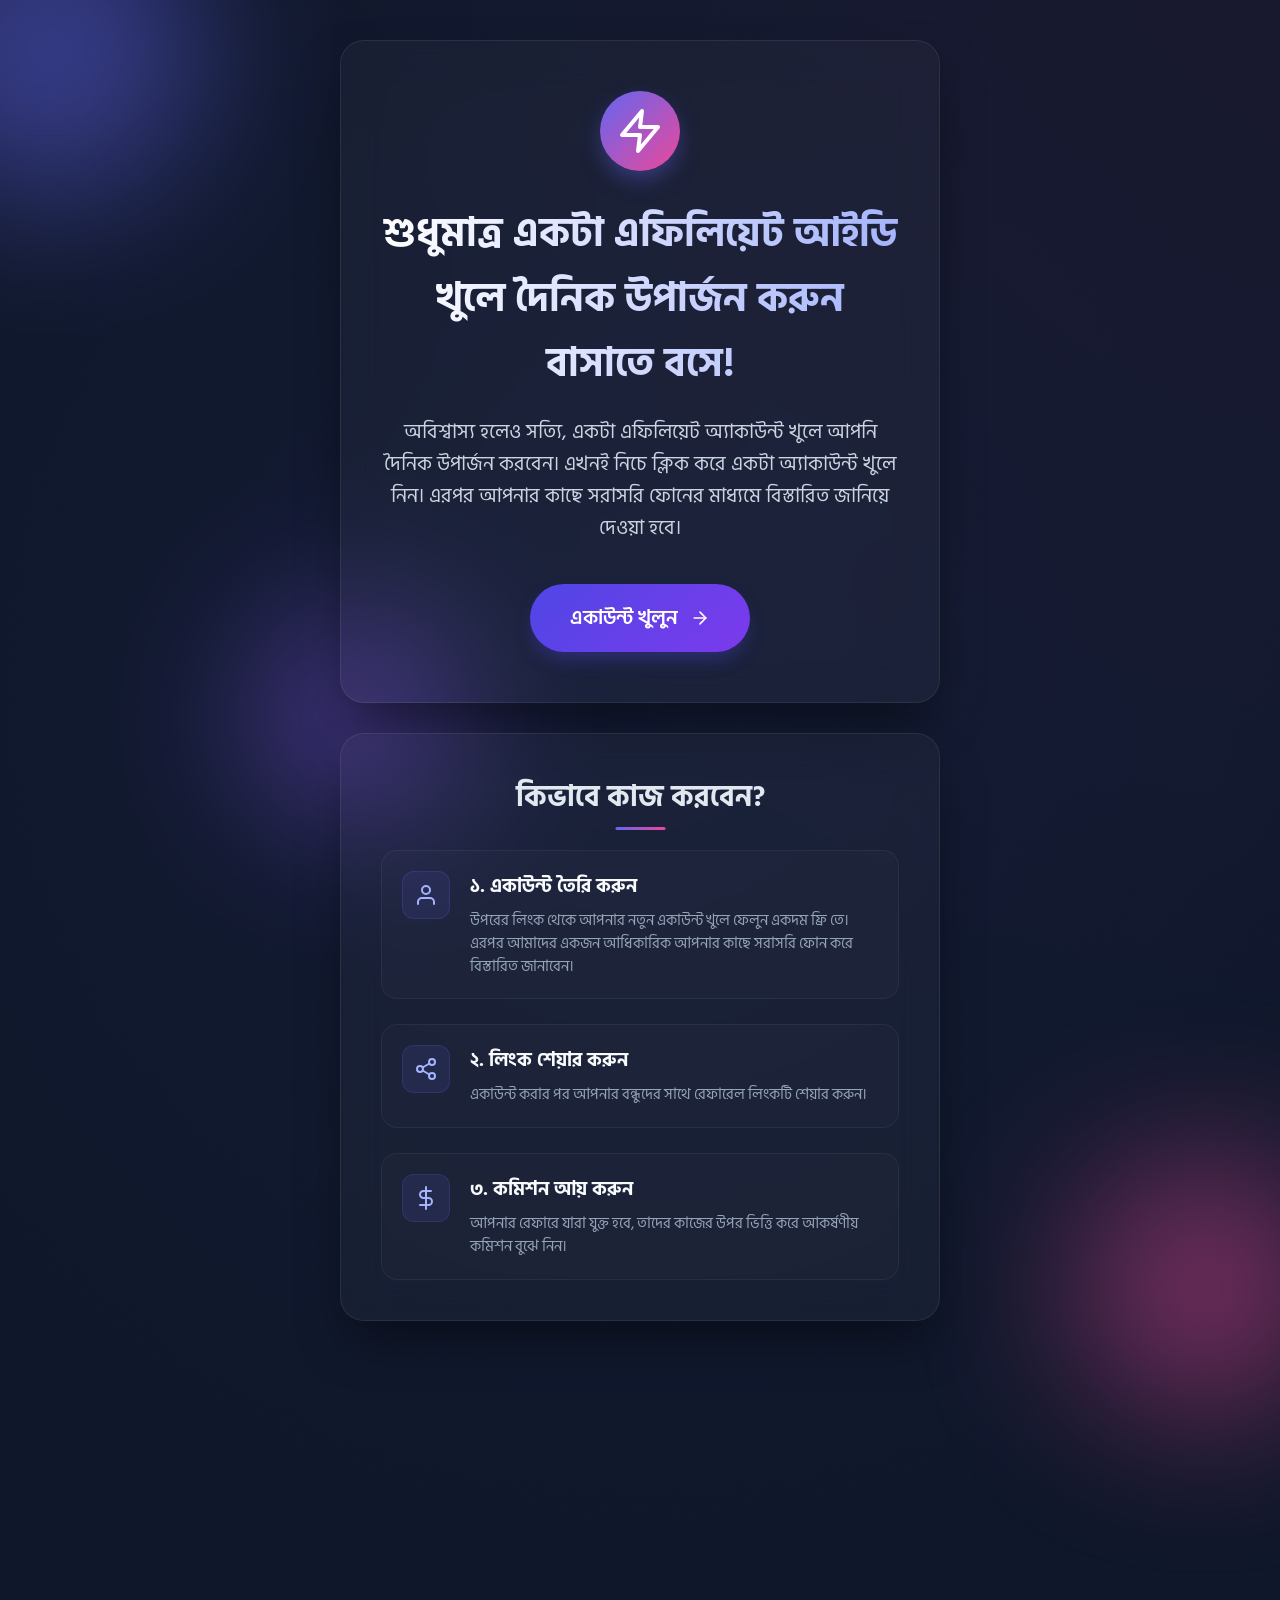
<file: mbj/index.html>
<!DOCTYPE html>
<html lang="bn">
<head>
    <meta charset="UTF-8">
    <meta name="viewport" content="width=device-width, initial-scale=1.0">
    <title>এখনই আবেদন করুন</title>
    <meta name="description" content="এখনি নিচের লিংক থেকে একাউন্ট রেজিস্টার করুন আর উপার্জন শুরু করুন মেম্বার দের এড করে">
    <link href="https://fonts.googleapis.com/css2?family=Hind+Siliguri:wght@400;600;700&display=swap" rel="stylesheet">
    <link rel="stylesheet" href="style.css">
</head>
<body>
    <!-- Animated background elements -->
    <div class="background-animation"></div>
    <div class="blob blob-1"></div>
    <div class="blob blob-2"></div>
    <div class="blob blob-3"></div>

    <div class="container">
        <!-- Main Hero Card -->
        <div class="glass-card hero-card">
            <div class="icon-container">
                <svg xmlns="http://www.w3.org/2000/svg" width="48" height="48" viewBox="0 0 24 24" fill="none" stroke="currentColor" stroke-width="2" stroke-linecap="round" stroke-linejoin="round" class="feather feather-zap"><polygon points="13 2 3 14 12 14 11 22 21 10 12 10 13 2"></polygon></svg>
            </div>
            <h1>শুধুমাত্র একটা এফিলিয়েট আইডি খুলে দৈনিক উপার্জন করুন বাসাতে বসে!</h1>
            <p class="description">অবিশ্বাস্য হলেও সত্যি, একটা এফিলিয়েট অ্যাকাউন্ট খুলে আপনি দৈনিক উপার্জন করবেন। এখনই নিচে ক্লিক করে একটা অ্যাকাউন্ট খুলে নিন। এরপর আপনার কাছে সরাসরি ফোনের মাধ্যমে বিস্তারিত জানিয়ে দেওয়া হবে।</p>
            <a href="https://aff.mamubaji.co/bn-bd/register?aff=a6bbd0b226" target="_blank" class="register-btn pulse-anim">
                <span>একাউন্ট খুলুন</span>
                <svg xmlns="http://www.w3.org/2000/svg" width="20" height="20" viewBox="0 0 24 24" fill="none" stroke="currentColor" stroke-width="2" stroke-linecap="round" stroke-linejoin="round" class="feather feather-arrow-right"><line x1="5" y1="12" x2="19" y2="12"></line><polyline points="12 5 19 12 12 19"></polyline></svg>
            </a>
        </div>

        <!-- Description Section -->
        <div class="glass-card details-card">
            <h2>কিভাবে কাজ করবেন?</h2>
            <div class="steps-container">
                <div class="step-item step-1">
                    <div class="step-icon">
                        <svg xmlns="http://www.w3.org/2000/svg" width="24" height="24" viewBox="0 0 24 24" fill="none" stroke="currentColor" stroke-width="2" stroke-linecap="round" stroke-linejoin="round"><path d="M20 21v-2a4 4 0 0 0-4-4H8a4 4 0 0 0-4 4v2"></path><circle cx="12" cy="7" r="4"></circle></svg>
                    </div>
                    <div class="step-content">
                        <h3>১. একাউন্ট তৈরি করুন</h3>
                        <p>উপরের লিংক থেকে আপনার নতুন একাউন্ট খুলে ফেলুন একদম ফ্রি তে। এরপর আমাদের একজন আধিকারিক আপনার কাছে সরাসরি ফোন করে বিস্তারিত জানাবেন।</p>
                    </div>
                </div>
                
                <div class="step-item step-2">
                    <div class="step-icon">
                        <svg xmlns="http://www.w3.org/2000/svg" width="24" height="24" viewBox="0 0 24 24" fill="none" stroke="currentColor" stroke-width="2" stroke-linecap="round" stroke-linejoin="round"><circle cx="18" cy="5" r="3"></circle><circle cx="6" cy="12" r="3"></circle><circle cx="18" cy="19" r="3"></circle><line x1="8.59" y1="13.51" x2="15.42" y2="17.49"></line><line x1="15.41" y1="6.51" x2="8.59" y2="10.49"></line></svg>
                    </div>
                    <div class="step-content">
                        <h3>২. লিংক শেয়ার করুন</h3>
                        <p>একাউন্ট করার পর আপনার বন্ধুদের সাথে রেফারেল লিংকটি শেয়ার করুন।</p>
                    </div>
                </div>

                <div class="step-item step-3">
                    <div class="step-icon">
                        <svg xmlns="http://www.w3.org/2000/svg" width="24" height="24" viewBox="0 0 24 24" fill="none" stroke="currentColor" stroke-width="2" stroke-linecap="round" stroke-linejoin="round"><line x1="12" y1="1" x2="12" y2="23"></line><path d="M17 5H9.5a3.5 3.5 0 0 0 0 7h5a3.5 3.5 0 0 1 0 7H6"></path></svg>
                    </div>
                    <div class="step-content">
                        <h3>৩. কমিশন আয় করুন</h3>
                        <p>আপনার রেফারে যারা যুক্ত হবে, তাদের কাজের উপর ভিত্তি করে আকর্ষণীয় কমিশন বুঝে নিন।</p>
                    </div>
                </div>
            </div>
        </div>
    </div>
    
    <script src="script.js"></script>
</body>
</html>
</file>
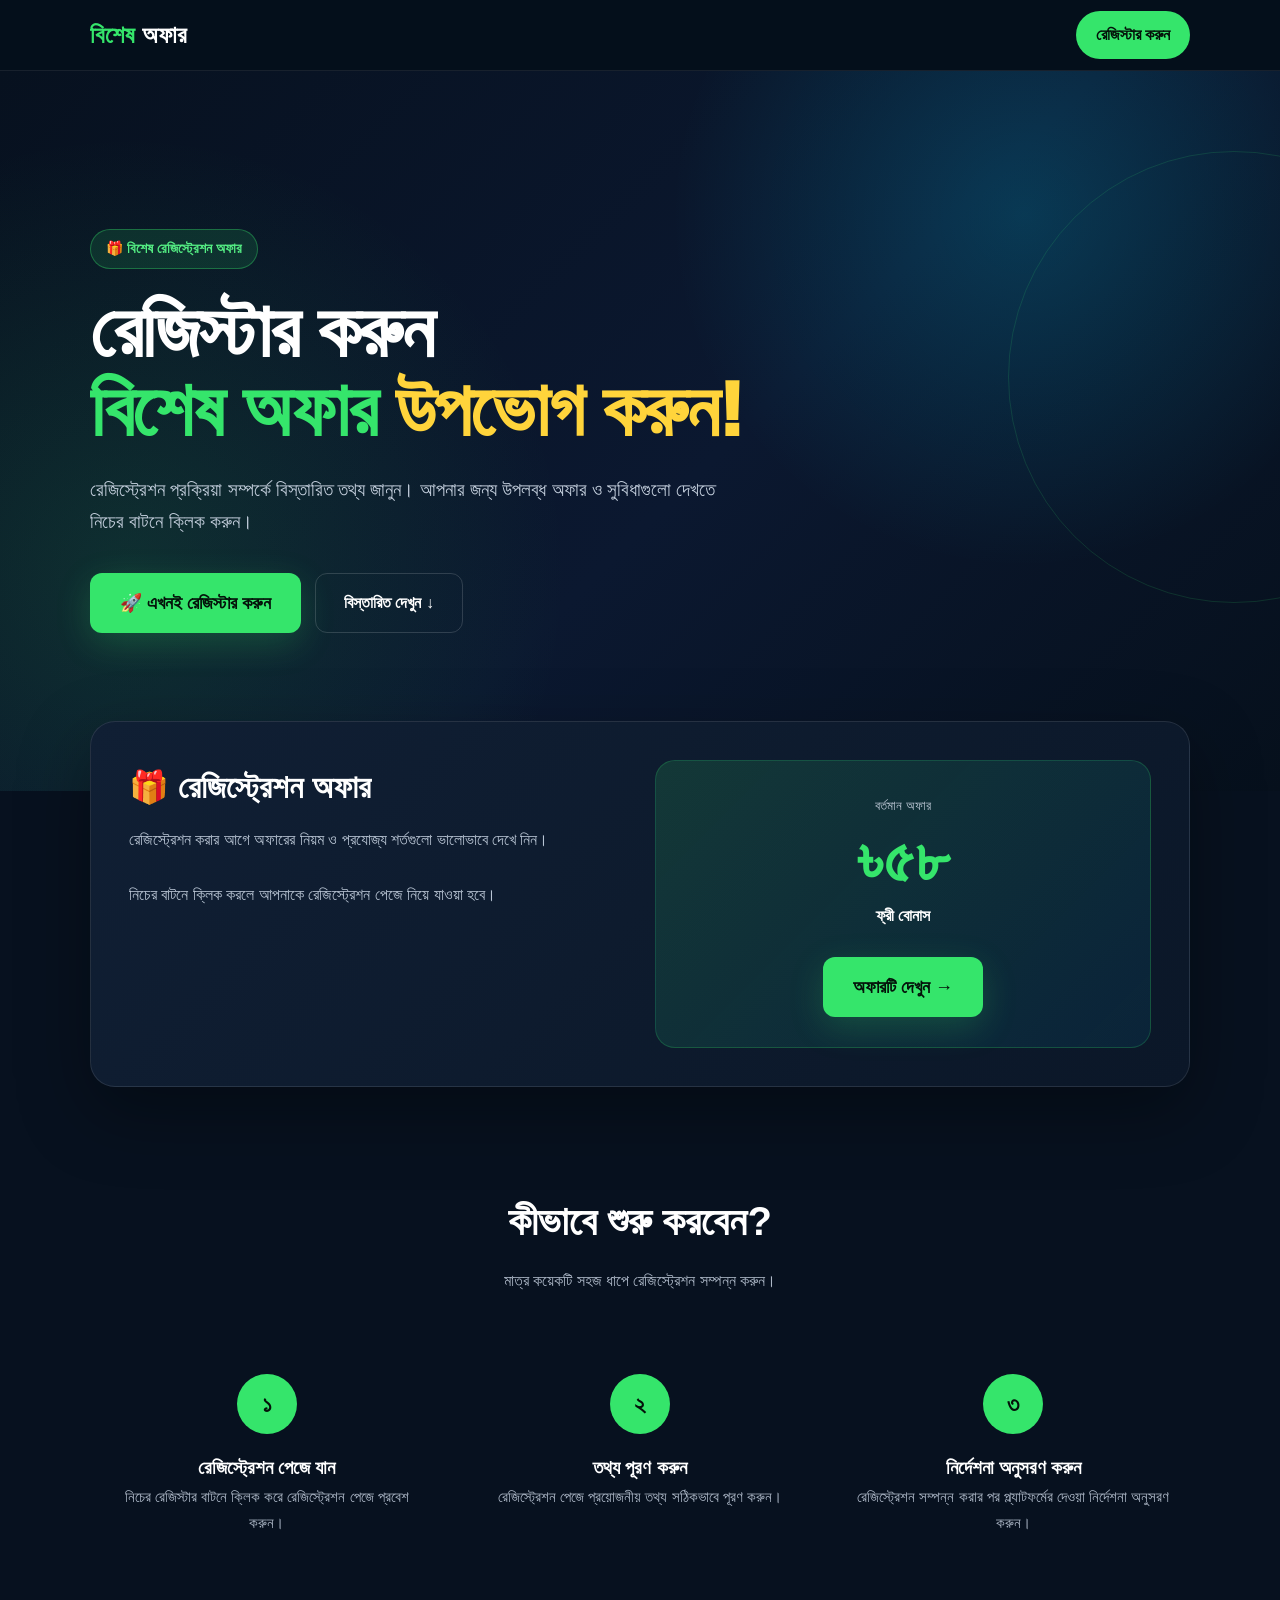
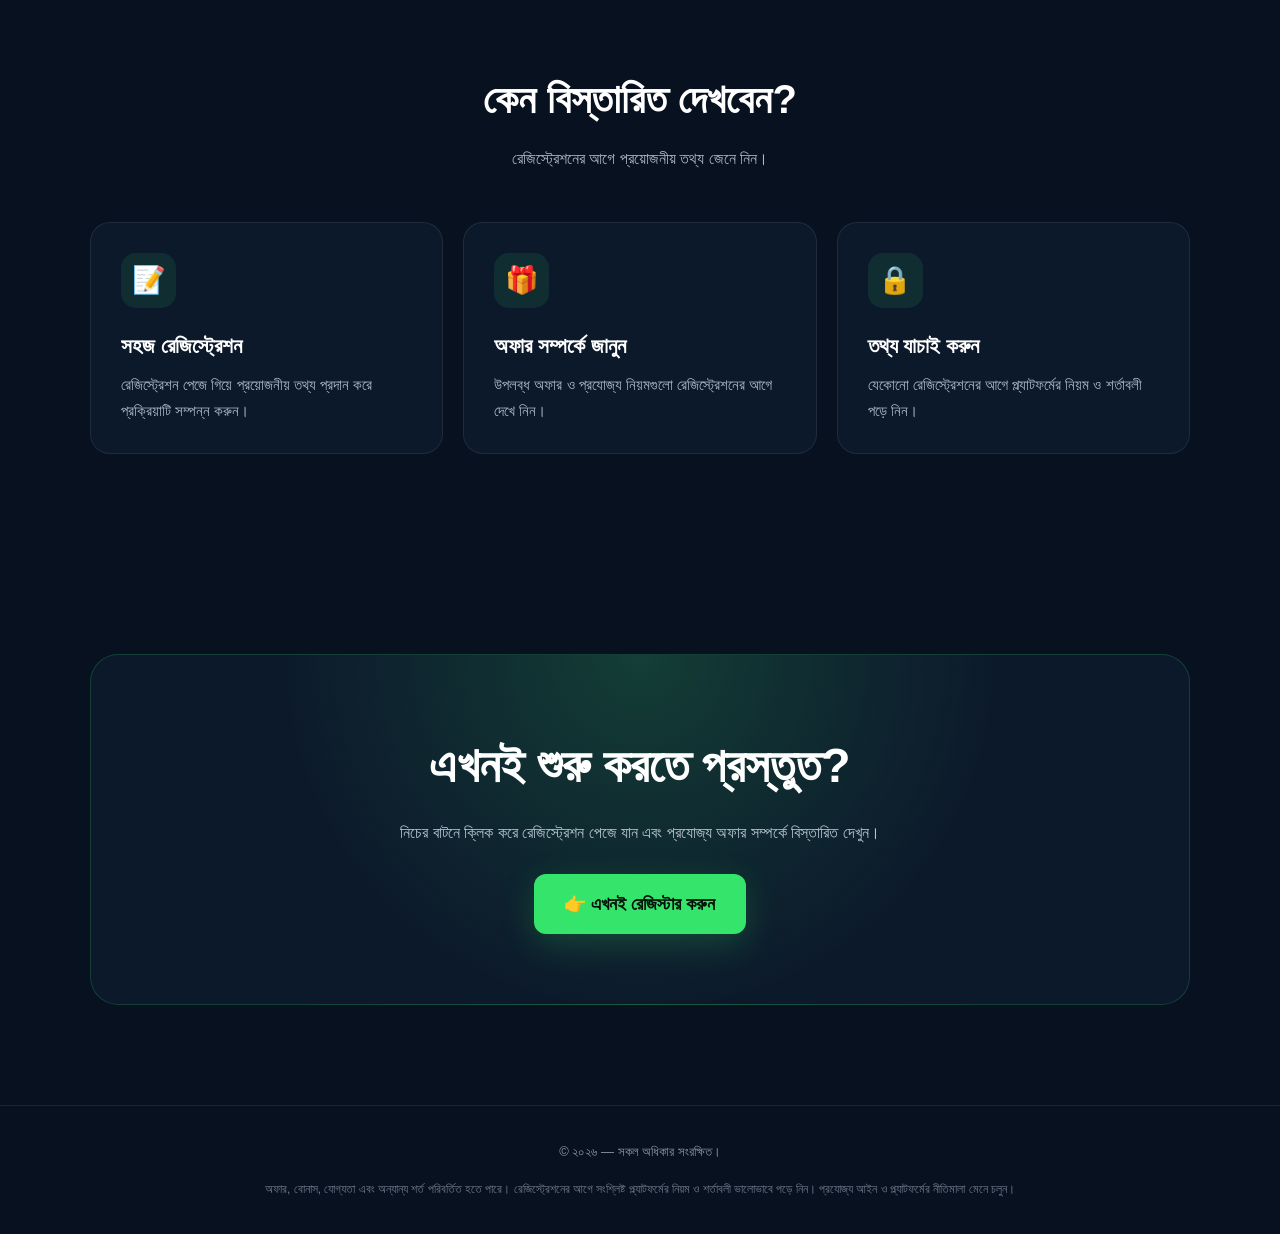
<file: mbjaff/index.html>
<!DOCTYPE html>
<html lang="bn">
<head>
<meta charset="UTF-8">
<meta name="viewport" content="width=device-width, initial-scale=1.0">
<title>বিশেষ অফার | এখনই রেজিস্টার করুন</title>
<meta name="description" content="রেজিস্ট্রেশন সম্পর্কে বিস্তারিত তথ্য জানুন এবং রেজিস্ট্রেশন পেজে যান।">
<style>
*{margin:0;padding:0;box-sizing:border-box}
html{scroll-behavior:smooth}
body{font-family:"Noto Sans Bengali","Noto Sans",Arial,sans-serif;background:#07111f;color:#fff;line-height:1.7}
a{text-decoration:none;color:inherit}
.container{width:min(1100px,92%);margin:auto}
header{position:sticky;top:0;z-index:1000;background:rgba(5,15,28,.94);backdrop-filter:blur(12px);border-bottom:1px solid rgba(255,255,255,.08)}
.nav{min-height:70px;display:flex;align-items:center;justify-content:space-between;gap:20px}
.logo{font-size:24px;font-weight:900}.logo span{color:#35e56b}
.nav-btn{background:#35e56b;color:#04120a;padding:10px 20px;border-radius:30px;font-weight:800;transition:.25s}
.nav-btn:hover{transform:translateY(-2px);box-shadow:0 8px 25px rgba(53,229,107,.25)}
.hero{min-height:720px;display:flex;align-items:center;position:relative;overflow:hidden;background:radial-gradient(circle at 80% 20%,rgba(0,210,255,.18),transparent 30%),radial-gradient(circle at 10% 70%,rgba(53,229,107,.13),transparent 35%),linear-gradient(135deg,#07111f,#0b1830 55%,#06101c)}
.hero::before{content:"";position:absolute;width:450px;height:450px;border:1px solid rgba(53,229,107,.15);border-radius:50%;right:-180px;top:80px}
.hero-content{position:relative;z-index:2;max-width:720px;padding:80px 0}
.badge{display:inline-block;background:rgba(53,229,107,.12);color:#54ed83;border:1px solid rgba(53,229,107,.35);padding:7px 15px;border-radius:30px;font-size:14px;font-weight:700;margin-bottom:22px}
.hero h1{font-size:clamp(42px,7vw,76px);line-height:1.05;font-weight:950;letter-spacing:-2px;margin-bottom:24px}
.hero h1 .green{color:#35e56b}.hero h1 .yellow{color:#ffd43b}
.hero p{color:#c4cfdd;font-size:19px;max-width:650px;margin-bottom:34px}
.hero-buttons{display:flex;flex-wrap:wrap;gap:14px}
.primary-btn{display:inline-flex;align-items:center;justify-content:center;gap:8px;background:#35e56b;color:#04120a;padding:15px 30px;border-radius:12px;font-weight:900;font-size:18px;box-shadow:0 10px 35px rgba(53,229,107,.2);transition:.25s}
.primary-btn:hover{transform:translateY(-3px);box-shadow:0 15px 40px rgba(53,229,107,.3)}
.secondary-btn{display:inline-flex;align-items:center;justify-content:center;padding:15px 28px;border-radius:12px;border:1px solid rgba(255,255,255,.15);color:#fff;font-weight:700;transition:.25s}
.secondary-btn:hover{background:rgba(255,255,255,.06)}
.offer-wrap{margin-top:-70px;position:relative;z-index:10}
.offer{background:linear-gradient(135deg,#101f34,#0b1728);border:1px solid rgba(255,255,255,.1);border-radius:25px;padding:38px;display:grid;grid-template-columns:1fr 1fr;gap:30px;box-shadow:0 25px 70px rgba(0,0,0,.35)}
.offer h2{font-size:32px;margin-bottom:12px}.offer p{color:#b9c5d4}
.highlight{border-radius:20px;padding:30px;background:linear-gradient(135deg,rgba(53,229,107,.14),rgba(0,180,255,.08));border:1px solid rgba(53,229,107,.2);text-align:center}
.highlight-number{font-size:64px;font-weight:950;color:#35e56b;line-height:1;margin:10px 0}.highlight small{color:#c2ccda}
.section{padding:100px 0}.section-title{text-align:center;max-width:700px;margin:0 auto 50px}
.section-title h2{font-size:40px;margin-bottom:12px}.section-title p{color:#aeb9c8}
.features{display:grid;grid-template-columns:repeat(3,1fr);gap:20px}
.feature{padding:30px;border-radius:20px;background:#0c192b;border:1px solid rgba(255,255,255,.08);transition:.25s}
.feature:hover{transform:translateY(-5px);border-color:rgba(53,229,107,.3)}
.feature-icon{width:55px;height:55px;display:grid;place-items:center;border-radius:15px;background:rgba(53,229,107,.1);font-size:27px;margin-bottom:20px}
.feature h3{font-size:21px;margin-bottom:8px}.feature p{color:#aeb9c8;font-size:15px}
.steps{display:grid;grid-template-columns:repeat(3,1fr);gap:20px}.step{text-align:center;padding:30px 20px}
.step-number{width:60px;height:60px;margin:0 auto 18px;display:grid;place-items:center;border-radius:50%;background:#35e56b;color:#04120a;font-size:23px;font-weight:900}
.step p{color:#aeb9c8;font-size:15px}
.cta{padding:70px 30px;text-align:center;border-radius:28px;background:radial-gradient(circle at 50% 0%,rgba(53,229,107,.18),transparent 55%),#0c192b;border:1px solid rgba(53,229,107,.18)}
.cta h2{font-size:clamp(30px,5vw,48px);margin-bottom:12px}.cta p{color:#b9c5d4;max-width:650px;margin:0 auto 28px}
footer{padding:35px 0;border-top:1px solid rgba(255,255,255,.08);color:#8995a5;text-align:center;font-size:13px}
.notice{max-width:800px;margin:15px auto 0;color:#6f7b8b;font-size:12px}
@media(max-width:800px){.hero{min-height:650px}.hero-content{padding:70px 0 110px}.hero h1{letter-spacing:-1px}.offer{grid-template-columns:1fr;padding:25px}.features,.steps{grid-template-columns:1fr}.section{padding:75px 0}.nav-btn{padding:8px 14px;font-size:14px}.logo{font-size:20px}}
@media(max-width:480px){.hero p{font-size:16px}.hero-buttons{flex-direction:column}.primary-btn,.secondary-btn{width:100%}.offer{border-radius:18px}.highlight-number{font-size:52px}}
</style>
</head>
<body>
<header>
<div class="container nav">
<div class="logo"><span>বিশেষ</span> অফার</div>
<a class="nav-btn register-link" href="https://www.mamubaji.site/en-bd/register?aff=6504e0e129" target="_blank" rel="noopener noreferrer">রেজিস্টার করুন</a>
</div>
</header>

<main>
<section class="hero">
<div class="container">
<div class="hero-content">
<div class="badge">🎁 বিশেষ রেজিস্ট্রেশন অফার</div>
<h1>রেজিস্টার করুন<br><span class="green">বিশেষ অফার</span> <span class="yellow">উপভোগ করুন!</span></h1>
<p>রেজিস্ট্রেশন প্রক্রিয়া সম্পর্কে বিস্তারিত তথ্য জানুন। আপনার জন্য উপলব্ধ অফার ও সুবিধাগুলো দেখতে নিচের বাটনে ক্লিক করুন।</p>
<div class="hero-buttons">
<a class="primary-btn register-link" href="https://www.mamubaji.site/en-bd/register?aff=6504e0e129" target="_blank" rel="noopener noreferrer">🚀 এখনই রেজিস্টার করুন</a>
<a class="secondary-btn" href="#details">বিস্তারিত দেখুন ↓</a>
</div>
</div>
</div>
</section>

<div class="container offer-wrap">
<div class="offer">
<div>
<h2>🎁 রেজিস্ট্রেশন অফার</h2>
<p>রেজিস্ট্রেশন করার আগে অফারের নিয়ম ও প্রযোজ্য শর্তগুলো ভালোভাবে দেখে নিন।</p>
<br>
<p>নিচের বাটনে ক্লিক করলে আপনাকে রেজিস্ট্রেশন পেজে নিয়ে যাওয়া হবে।</p>
</div>
<div class="highlight">
<small>বর্তমান অফার</small>
<div class="highlight-number">৳৫৮</div>
<strong>ফ্রী বোনাস</strong>
<br><br>
<a class="primary-btn register-link" href="https://www.mamubaji.site/en-bd/register?aff=6504e0e129" target="_blank" rel="noopener noreferrer">অফারটি দেখুন →</a>
</div>
</div>
</div>

<section class="section" id="details">
<div class="container">
<div class="section-title"><h2>কীভাবে শুরু করবেন?</h2><p>মাত্র কয়েকটি সহজ ধাপে রেজিস্ট্রেশন সম্পন্ন করুন।</p></div>
<div class="steps">
<div class="step"><div class="step-number">১</div><h3>রেজিস্ট্রেশন পেজে যান</h3><p>নিচের রেজিস্টার বাটনে ক্লিক করে রেজিস্ট্রেশন পেজে প্রবেশ করুন।</p></div>
<div class="step"><div class="step-number">২</div><h3>তথ্য পূরণ করুন</h3><p>রেজিস্ট্রেশন পেজে প্রয়োজনীয় তথ্য সঠিকভাবে পূরণ করুন।</p></div>
<div class="step"><div class="step-number">৩</div><h3>নির্দেশনা অনুসরণ করুন</h3><p>রেজিস্ট্রেশন সম্পন্ন করার পর প্ল্যাটফর্মের দেওয়া নির্দেশনা অনুসরণ করুন।</p></div>
</div>
</div>
</section>

<section class="section" style="padding-top:0">
<div class="container">
<div class="section-title"><h2>কেন বিস্তারিত দেখবেন?</h2><p>রেজিস্ট্রেশনের আগে প্রয়োজনীয় তথ্য জেনে নিন।</p></div>
<div class="features">
<div class="feature"><div class="feature-icon">📝</div><h3>সহজ রেজিস্ট্রেশন</h3><p>রেজিস্ট্রেশন পেজে গিয়ে প্রয়োজনীয় তথ্য প্রদান করে প্রক্রিয়াটি সম্পন্ন করুন।</p></div>
<div class="feature"><div class="feature-icon">🎁</div><h3>অফার সম্পর্কে জানুন</h3><p>উপলব্ধ অফার ও প্রযোজ্য নিয়মগুলো রেজিস্ট্রেশনের আগে দেখে নিন।</p></div>
<div class="feature"><div class="feature-icon">🔒</div><h3>তথ্য যাচাই করুন</h3><p>যেকোনো রেজিস্ট্রেশনের আগে প্ল্যাটফর্মের নিয়ম ও শর্তাবলী পড়ে নিন।</p></div>
</div>
</div>
</section>

<section class="section">
<div class="container">
<div class="cta">
<h2>এখনই শুরু করতে প্রস্তুত?</h2>
<p>নিচের বাটনে ক্লিক করে রেজিস্ট্রেশন পেজে যান এবং প্রযোজ্য অফার সম্পর্কে বিস্তারিত দেখুন।</p>
<a class="primary-btn register-link" href="https://www.mamubaji.site/en-bd/register?aff=6504e0e129" target="_blank" rel="noopener noreferrer">👉 এখনই রেজিস্টার করুন</a>
</div>
</div>
</section>
</main>

<footer>
<div class="container">
<p>© ২০২৬ — সকল অধিকার সংরক্ষিত।</p>
<p class="notice">অফার, বোনাস, যোগ্যতা এবং অন্যান্য শর্ত পরিবর্তিত হতে পারে। রেজিস্ট্রেশনের আগে সংশ্লিষ্ট প্ল্যাটফর্মের নিয়ম ও শর্তাবলী ভালোভাবে পড়ে নিন। প্রযোজ্য আইন ও প্ল্যাটফর্মের নীতিমালা মেনে চলুন।</p>
</div>
</footer>

<script>
const registerURL="https://www.mamubaji.site/en-bd/register?aff=6504e0e129";
document.querySelectorAll(".register-link").forEach(button=>{
  button.addEventListener("click",function(){
    console.log("Registration button clicked");
    this.href=registerURL;
  });
});

const observer=new IntersectionObserver(entries=>{
  entries.forEach(entry=>{
    if(entry.isIntersecting){
      entry.target.style.opacity="1";
      entry.target.style.transform="translateY(0)";
    }
  });
},{threshold:.12});

document.querySelectorAll(".feature,.step,.offer").forEach(element=>{
  element.style.opacity="0";
  element.style.transform="translateY(20px)";
  element.style.transition="opacity .6s ease, transform .6s ease";
  observer.observe(element);
});
</script>
</body>
</html>
</file>
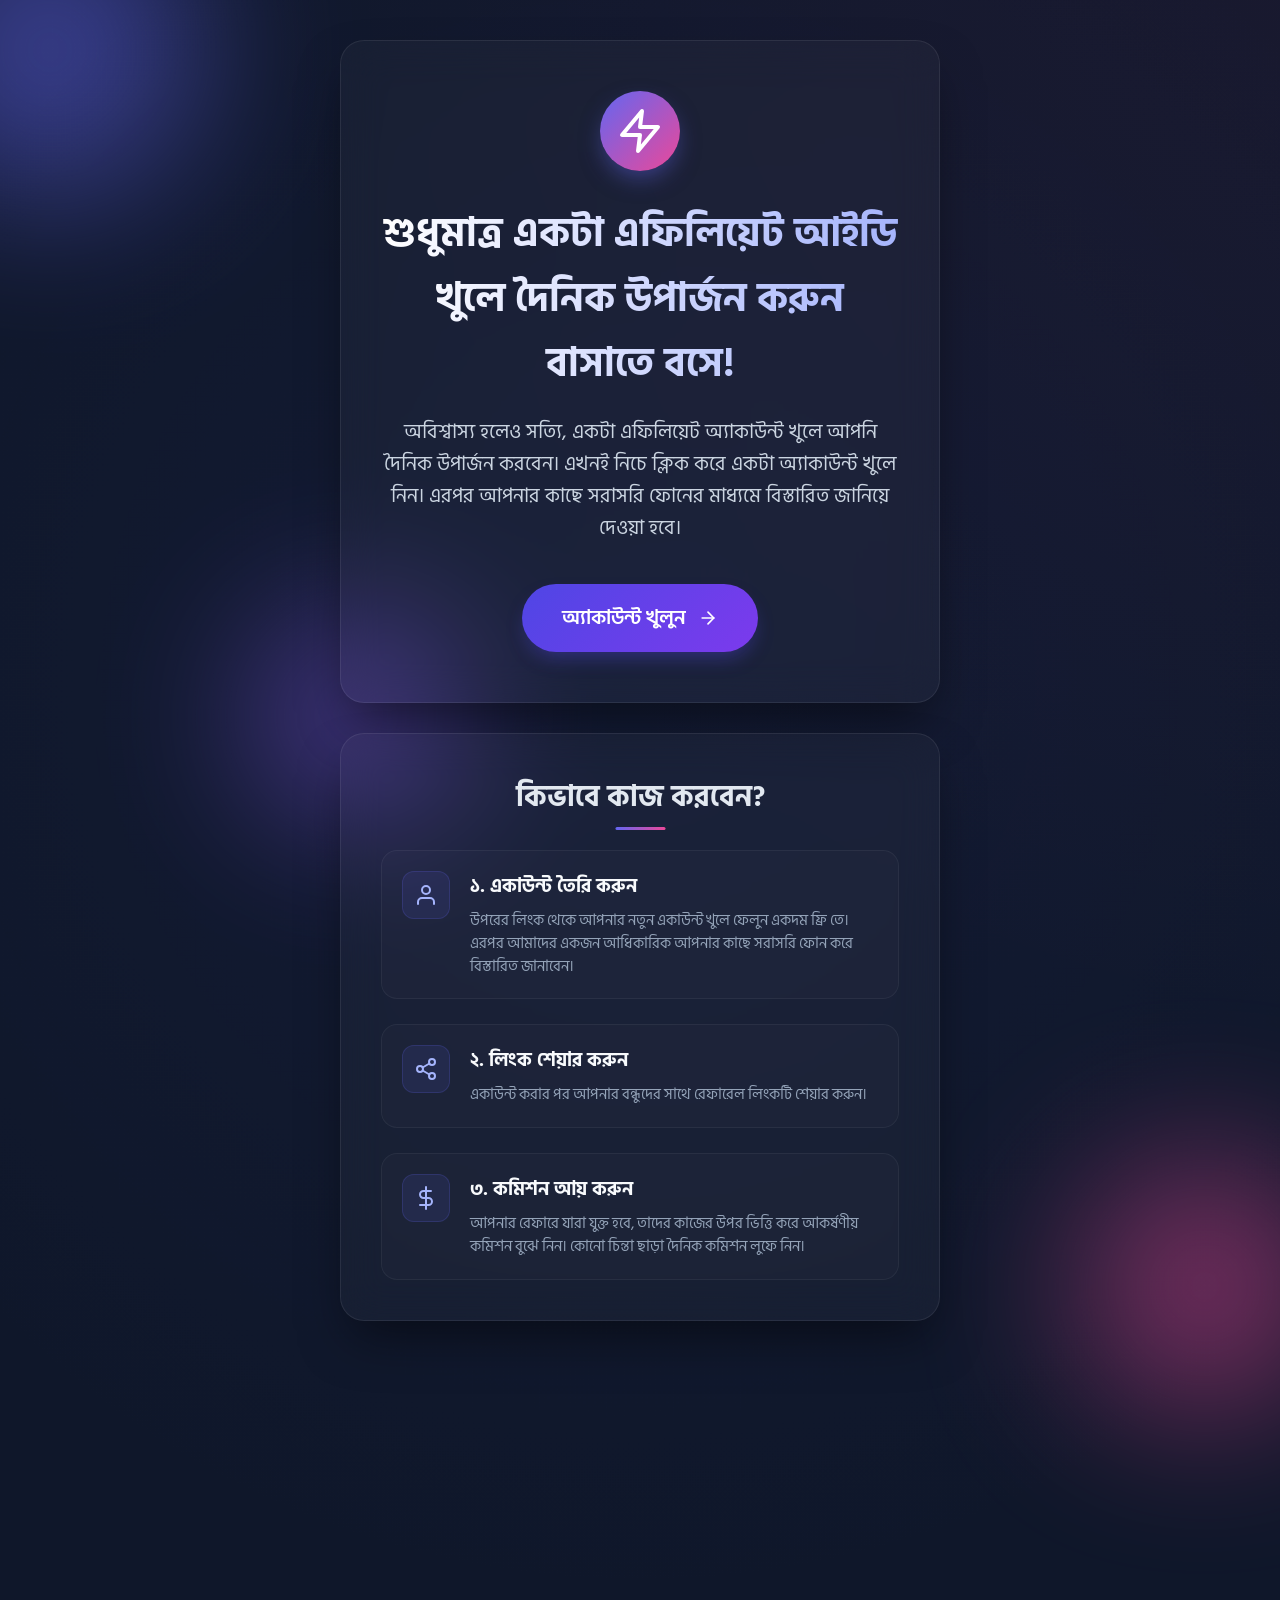
<file: wckt/index.html>
<!DOCTYPE html>
<html lang="bn">
<head>
    <meta charset="UTF-8">
    <meta name="viewport" content="width=device-width, initial-scale=1.0">
    <title>আবেদন করুন এখনই</title>
    <meta name="description" content="এখনি নিচের লিংক থেকে একাউন্ট রেজিস্টার করুন আর উপার্জন শুরু করুন মেম্বার দের এড করে">
    <link href="https://fonts.googleapis.com/css2?family=Hind+Siliguri:wght@400;600;700&display=swap" rel="stylesheet">
    <link rel="stylesheet" href="style.css">
</head>
<body>
    <!-- Animated background elements -->
    <div class="background-animation"></div>
    <div class="blob blob-1"></div>
    <div class="blob blob-2"></div>
    <div class="blob blob-3"></div>

    <div class="container">
        <!-- Main Hero Card -->
        <div class="glass-card hero-card">
            <div class="icon-container">
                <svg xmlns="http://www.w3.org/2000/svg" width="48" height="48" viewBox="0 0 24 24" fill="none" stroke="currentColor" stroke-width="2" stroke-linecap="round" stroke-linejoin="round" class="feather feather-zap"><polygon points="13 2 3 14 12 14 11 22 21 10 12 10 13 2"></polygon></svg>
            </div>
            <h1>শুধুমাত্র একটা এফিলিয়েট আইডি খুলে দৈনিক উপার্জন করুন বাসাতে বসে!</h1>
            <p class="description">অবিশ্বাস্য হলেও সত্যি, একটা এফিলিয়েট অ্যাকাউন্ট খুলে আপনি দৈনিক উপার্জন করবেন। এখনই নিচে ক্লিক করে একটা অ্যাকাউন্ট খুলে নিন। এরপর আপনার কাছে সরাসরি ফোনের মাধ্যমে বিস্তারিত জানিয়ে দেওয়া হবে।</p>
            <a href="https://frbdi.wicket71bd.com/register.html" target="_blank" class="register-btn pulse-anim">
                <span>অ্যাকাউন্ট খুলুন</span>
                <svg xmlns="http://www.w3.org/2000/svg" width="20" height="20" viewBox="0 0 24 24" fill="none" stroke="currentColor" stroke-width="2" stroke-linecap="round" stroke-linejoin="round" class="feather feather-arrow-right"><line x1="5" y1="12" x2="19" y2="12"></line><polyline points="12 5 19 12 12 19"></polyline></svg>
            </a>
        </div>

        <!-- Description Section -->
        <div class="glass-card details-card">
            <h2>কিভাবে কাজ করবেন?</h2>
            <div class="steps-container">
                <div class="step-item step-1">
                    <div class="step-icon">
                        <svg xmlns="http://www.w3.org/2000/svg" width="24" height="24" viewBox="0 0 24 24" fill="none" stroke="currentColor" stroke-width="2" stroke-linecap="round" stroke-linejoin="round"><path d="M20 21v-2a4 4 0 0 0-4-4H8a4 4 0 0 0-4 4v2"></path><circle cx="12" cy="7" r="4"></circle></svg>
                    </div>
                    <div class="step-content">
                        <h3>১. একাউন্ট তৈরি করুন</h3>
                        <p>উপরের লিংক থেকে আপনার নতুন একাউন্ট খুলে ফেলুন একদম ফ্রি তে। এরপর আমাদের একজন আধিকারিক আপনার কাছে সরাসরি ফোন করে বিস্তারিত জানাবেন।</p>
                    </div>
                </div>
                
                <div class="step-item step-2">
                    <div class="step-icon">
                        <svg xmlns="http://www.w3.org/2000/svg" width="24" height="24" viewBox="0 0 24 24" fill="none" stroke="currentColor" stroke-width="2" stroke-linecap="round" stroke-linejoin="round"><circle cx="18" cy="5" r="3"></circle><circle cx="6" cy="12" r="3"></circle><circle cx="18" cy="19" r="3"></circle><line x1="8.59" y1="13.51" x2="15.42" y2="17.49"></line><line x1="15.41" y1="6.51" x2="8.59" y2="10.49"></line></svg>
                    </div>
                    <div class="step-content">
                        <h3>২. লিংক শেয়ার করুন</h3>
                        <p>একাউন্ট করার পর আপনার বন্ধুদের সাথে রেফারেল লিংকটি শেয়ার করুন।</p>
                    </div>
                </div>

                <div class="step-item step-3">
                    <div class="step-icon">
                        <svg xmlns="http://www.w3.org/2000/svg" width="24" height="24" viewBox="0 0 24 24" fill="none" stroke="currentColor" stroke-width="2" stroke-linecap="round" stroke-linejoin="round"><line x1="12" y1="1" x2="12" y2="23"></line><path d="M17 5H9.5a3.5 3.5 0 0 0 0 7h5a3.5 3.5 0 0 1 0 7H6"></path></svg>
                    </div>
                    <div class="step-content">
                        <h3>৩. কমিশন আয় করুন</h3>
                        <p>আপনার রেফারে যারা যুক্ত হবে, তাদের কাজের উপর ভিত্তি করে আকর্ষণীয় কমিশন বুঝে নিন। কোনো চিন্তা ছাড়া দৈনিক কমিশন লুফে নিন।</p>
                    </div>
                </div>
            </div>
        </div>
    </div>
    
    <script src="script.js"></script>
</body>
</html>
</file>
<file: mbj/style.css>
* {
    margin: 0;
    padding: 0;
    box-sizing: border-box;
    font-family: 'Hind Siliguri', sans-serif;
}

body {
    min-height: 100vh;
    display: flex;
    justify-content: center;
    align-items: center;
    background: #0f172a;
    overflow-x: hidden;
    position: relative;
    color: #ffffff;
    perspective: 1000px;
    padding: 40px 20px;
}

/* Background floating blobs */
.blob {
    position: fixed;
    filter: blur(80px);
    z-index: 0;
    border-radius: 50%;
    animation: float 10s ease-in-out infinite;
    opacity: 0.5;
}

.blob-1 {
    width: 300px;
    height: 300px;
    background: #6366f1;
    top: -100px;
    left: -100px;
    animation-delay: 0s;
}

.blob-2 {
    width: 250px;
    height: 250px;
    background: #ec4899;
    bottom: -50px;
    right: -50px;
    animation-delay: -3s;
}

.blob-3 {
    width: 200px;
    height: 200px;
    background: #8b5cf6;
    bottom: 40%;
    left: 20%;
    animation-delay: -6s;
}

@keyframes float {
    0%, 100% { transform: translate(0, 0) scale(1); }
    33% { transform: translate(30px, -50px) scale(1.1); }
    66% { transform: translate(-20px, 20px) scale(0.9); }
}

.background-animation {
    position: fixed;
    top: -50%;
    left: -50%;
    width: 200%;
    height: 200%;
    background: radial-gradient(circle at center, rgba(99, 102, 241, 0.05) 0%, rgba(15, 23, 42, 0) 50%),
                radial-gradient(circle at 80% 20%, rgba(236, 72, 153, 0.05) 0%, rgba(15, 23, 42, 0) 40%);
    animation: rotate 30s linear infinite;
    z-index: 1;
}

@keyframes rotate {
    0% { transform: rotate(0deg); }
    100% { transform: rotate(360deg); }
}

.container {
    position: relative;
    z-index: 2;
    width: 100%;
    max-width: 600px;
    display: flex;
    flex-direction: column;
    gap: 30px;
}

.glass-card {
    background: rgba(255, 255, 255, 0.03);
    backdrop-filter: blur(20px);
    -webkit-backdrop-filter: blur(20px);
    border: 1px solid rgba(255, 255, 255, 0.08);
    border-radius: 24px;
    box-shadow: 0 25px 50px -12px rgba(0, 0, 0, 0.5);
    opacity: 0;
    transition: transform 0.1s ease-out;
}

/* Hero Card Animations */
.hero-card {
    padding: 50px 40px;
    text-align: center;
    animation: slideDown 0.8s cubic-bezier(0.16, 1, 0.3, 1) forwards;
}

@keyframes slideDown {
    from {
        transform: translateY(-40px);
        opacity: 0;
    }
    to {
        transform: translateY(0);
        opacity: 1;
    }
}

.icon-container {
    width: 80px;
    height: 80px;
    margin: 0 auto 30px;
    background: linear-gradient(135deg, #6366f1 0%, #ec4899 100%);
    border-radius: 50%;
    display: flex;
    justify-content: center;
    align-items: center;
    box-shadow: 0 10px 25px -5px rgba(99, 102, 241, 0.5);
    animation: iconBounce 2s infinite ease-in-out;
}

@keyframes iconBounce {
    0%, 100% { transform: translateY(0); }
    50% { transform: translateY(-10px); box-shadow: 0 20px 25px -5px rgba(99, 102, 241, 0.4); }
}

.icon-container svg {
    color: white;
}

h1 {
    font-size: 2.5rem;
    font-weight: 700;
    margin-bottom: 20px;
    background: linear-gradient(to right, #ffffff, #a5b4fc);
    -webkit-background-clip: text;
    -webkit-text-fill-color: transparent;
}

.description {
    font-size: 1.25rem;
    line-height: 1.6;
    color: #cbd5e1;
    margin-bottom: 40px;
}

.register-btn {
    display: inline-flex;
    align-items: center;
    justify-content: center;
    gap: 12px;
    background: linear-gradient(135deg, #4f46e5 0%, #7c3aed 100%);
    color: white;
    text-decoration: none;
    padding: 18px 40px;
    border-radius: 9999px;
    font-size: 1.25rem;
    font-weight: 600;
    transition: all 0.3s ease;
    box-shadow: 0 10px 20px -5px rgba(79, 70, 229, 0.4);
    position: relative;
    overflow: hidden;
}

.register-btn.pulse-anim {
    animation: buttonPulse 2s infinite;
}

@keyframes buttonPulse {
    0% { box-shadow: 0 0 0 0 rgba(79, 70, 229, 0.7); }
    70% { box-shadow: 0 0 0 15px rgba(79, 70, 229, 0); }
    100% { box-shadow: 0 0 0 0 rgba(79, 70, 229, 0); }
}

.register-btn::before {
    content: '';
    position: absolute;
    top: 0;
    left: -100%;
    width: 100%;
    height: 100%;
    background: linear-gradient(90deg, transparent, rgba(255,255,255,0.2), transparent);
    transition: all 0.5s ease;
}

.register-btn:hover {
    transform: translateY(-3px) scale(1.02);
    box-shadow: 0 15px 30px -5px rgba(79, 70, 229, 0.6);
    animation: none; /* stop pulsing on hover */
}

.register-btn:hover::before {
    left: 100%;
}

.register-btn svg {
    transition: transform 0.3s ease;
}

.register-btn:hover svg {
    transform: translateX(6px);
}

/* Details Card Animations */
.details-card {
    padding: 40px;
    animation: slideUp 0.8s cubic-bezier(0.16, 1, 0.3, 1) forwards;
    animation-delay: 0.3s;
}

@keyframes slideUp {
    from {
        transform: translateY(40px);
        opacity: 0;
    }
    to {
        transform: translateY(0);
        opacity: 1;
    }
}

.details-card h2 {
    font-size: 1.8rem;
    margin-bottom: 30px;
    text-align: center;
    color: #e2e8f0;
    position: relative;
    display: inline-block;
    left: 50%;
    transform: translateX(-50%);
}

.details-card h2::after {
    content: '';
    position: absolute;
    bottom: -10px;
    left: 50%;
    transform: translateX(-50%);
    width: 50px;
    height: 3px;
    background: linear-gradient(90deg, #6366f1, #ec4899);
    border-radius: 3px;
}

.steps-container {
    display: flex;
    flex-direction: column;
    gap: 25px;
}

.step-item {
    display: flex;
    align-items: flex-start;
    gap: 20px;
    background: rgba(255, 255, 255, 0.02);
    padding: 20px;
    border-radius: 16px;
    border: 1px solid rgba(255, 255, 255, 0.05);
    transition: all 0.3s ease;
    opacity: 0;
    transform: translateX(-20px);
    animation: fadeRight 0.5s forwards;
}

@keyframes fadeRight {
    to {
        opacity: 1;
        transform: translateX(0);
    }
}

.step-1 { animation-delay: 0.6s; }
.step-2 { animation-delay: 0.8s; }
.step-3 { animation-delay: 1.0s; }

.step-item:hover {
    background: rgba(255, 255, 255, 0.05);
    transform: translateX(5px) !important;
    border-color: rgba(99, 102, 241, 0.3);
}

.step-icon {
    width: 48px;
    height: 48px;
    min-width: 48px;
    background: rgba(99, 102, 241, 0.1);
    border: 1px solid rgba(99, 102, 241, 0.2);
    border-radius: 12px;
    display: flex;
    justify-content: center;
    align-items: center;
    color: #a5b4fc;
    transition: all 0.3s ease;
}

.step-item:hover .step-icon {
    background: #6366f1;
    color: white;
    transform: scale(1.1) rotate(5deg);
}

.step-content h3 {
    font-size: 1.2rem;
    color: #f8fafc;
    margin-bottom: 8px;
}

.step-content p {
    color: #94a3b8;
    line-height: 1.5;
    font-size: 0.95rem;
}

@media (max-width: 600px) {
    h1 { font-size: 2rem; }
    .description { font-size: 1.1rem; }
    .hero-card, .details-card { padding: 30px 20px; }
    .step-item { flex-direction: column; text-align: center; align-items: center; gap: 15px; }
}
</file>
<file: wckt/style.css>
* {
    margin: 0;
    padding: 0;
    box-sizing: border-box;
    font-family: 'Hind Siliguri', sans-serif;
}

body {
    min-height: 100vh;
    display: flex;
    justify-content: center;
    align-items: center;
    background: #0f172a;
    overflow-x: hidden;
    position: relative;
    color: #ffffff;
    perspective: 1000px;
    padding: 40px 20px;
}

/* Background floating blobs */
.blob {
    position: fixed;
    filter: blur(80px);
    z-index: 0;
    border-radius: 50%;
    animation: float 10s ease-in-out infinite;
    opacity: 0.5;
}

.blob-1 {
    width: 300px;
    height: 300px;
    background: #6366f1;
    top: -100px;
    left: -100px;
    animation-delay: 0s;
}

.blob-2 {
    width: 250px;
    height: 250px;
    background: #ec4899;
    bottom: -50px;
    right: -50px;
    animation-delay: -3s;
}

.blob-3 {
    width: 200px;
    height: 200px;
    background: #8b5cf6;
    bottom: 40%;
    left: 20%;
    animation-delay: -6s;
}

@keyframes float {
    0%, 100% { transform: translate(0, 0) scale(1); }
    33% { transform: translate(30px, -50px) scale(1.1); }
    66% { transform: translate(-20px, 20px) scale(0.9); }
}

.background-animation {
    position: fixed;
    top: -50%;
    left: -50%;
    width: 200%;
    height: 200%;
    background: radial-gradient(circle at center, rgba(99, 102, 241, 0.05) 0%, rgba(15, 23, 42, 0) 50%),
                radial-gradient(circle at 80% 20%, rgba(236, 72, 153, 0.05) 0%, rgba(15, 23, 42, 0) 40%);
    animation: rotate 30s linear infinite;
    z-index: 1;
}

@keyframes rotate {
    0% { transform: rotate(0deg); }
    100% { transform: rotate(360deg); }
}

.container {
    position: relative;
    z-index: 2;
    width: 100%;
    max-width: 600px;
    display: flex;
    flex-direction: column;
    gap: 30px;
}

.glass-card {
    background: rgba(255, 255, 255, 0.03);
    backdrop-filter: blur(20px);
    -webkit-backdrop-filter: blur(20px);
    border: 1px solid rgba(255, 255, 255, 0.08);
    border-radius: 24px;
    box-shadow: 0 25px 50px -12px rgba(0, 0, 0, 0.5);
    opacity: 0;
    transition: transform 0.1s ease-out;
}

/* Hero Card Animations */
.hero-card {
    padding: 50px 40px;
    text-align: center;
    animation: slideDown 0.8s cubic-bezier(0.16, 1, 0.3, 1) forwards;
}

@keyframes slideDown {
    from {
        transform: translateY(-40px);
        opacity: 0;
    }
    to {
        transform: translateY(0);
        opacity: 1;
    }
}

.icon-container {
    width: 80px;
    height: 80px;
    margin: 0 auto 30px;
    background: linear-gradient(135deg, #6366f1 0%, #ec4899 100%);
    border-radius: 50%;
    display: flex;
    justify-content: center;
    align-items: center;
    box-shadow: 0 10px 25px -5px rgba(99, 102, 241, 0.5);
    animation: iconBounce 2s infinite ease-in-out;
}

@keyframes iconBounce {
    0%, 100% { transform: translateY(0); }
    50% { transform: translateY(-10px); box-shadow: 0 20px 25px -5px rgba(99, 102, 241, 0.4); }
}

.icon-container svg {
    color: white;
}

h1 {
    font-size: 2.5rem;
    font-weight: 700;
    margin-bottom: 20px;
    background: linear-gradient(to right, #ffffff, #a5b4fc);
    -webkit-background-clip: text;
    -webkit-text-fill-color: transparent;
}

.description {
    font-size: 1.25rem;
    line-height: 1.6;
    color: #cbd5e1;
    margin-bottom: 40px;
}

.register-btn {
    display: inline-flex;
    align-items: center;
    justify-content: center;
    gap: 12px;
    background: linear-gradient(135deg, #4f46e5 0%, #7c3aed 100%);
    color: white;
    text-decoration: none;
    padding: 18px 40px;
    border-radius: 9999px;
    font-size: 1.25rem;
    font-weight: 600;
    transition: all 0.3s ease;
    box-shadow: 0 10px 20px -5px rgba(79, 70, 229, 0.4);
    position: relative;
    overflow: hidden;
}

.register-btn.pulse-anim {
    animation: buttonPulse 2s infinite;
}

@keyframes buttonPulse {
    0% { box-shadow: 0 0 0 0 rgba(79, 70, 229, 0.7); }
    70% { box-shadow: 0 0 0 15px rgba(79, 70, 229, 0); }
    100% { box-shadow: 0 0 0 0 rgba(79, 70, 229, 0); }
}

.register-btn::before {
    content: '';
    position: absolute;
    top: 0;
    left: -100%;
    width: 100%;
    height: 100%;
    background: linear-gradient(90deg, transparent, rgba(255,255,255,0.2), transparent);
    transition: all 0.5s ease;
}

.register-btn:hover {
    transform: translateY(-3px) scale(1.02);
    box-shadow: 0 15px 30px -5px rgba(79, 70, 229, 0.6);
    animation: none; /* stop pulsing on hover */
}

.register-btn:hover::before {
    left: 100%;
}

.register-btn svg {
    transition: transform 0.3s ease;
}

.register-btn:hover svg {
    transform: translateX(6px);
}

/* Details Card Animations */
.details-card {
    padding: 40px;
    animation: slideUp 0.8s cubic-bezier(0.16, 1, 0.3, 1) forwards;
    animation-delay: 0.3s;
}

@keyframes slideUp {
    from {
        transform: translateY(40px);
        opacity: 0;
    }
    to {
        transform: translateY(0);
        opacity: 1;
    }
}

.details-card h2 {
    font-size: 1.8rem;
    margin-bottom: 30px;
    text-align: center;
    color: #e2e8f0;
    position: relative;
    display: inline-block;
    left: 50%;
    transform: translateX(-50%);
}

.details-card h2::after {
    content: '';
    position: absolute;
    bottom: -10px;
    left: 50%;
    transform: translateX(-50%);
    width: 50px;
    height: 3px;
    background: linear-gradient(90deg, #6366f1, #ec4899);
    border-radius: 3px;
}

.steps-container {
    display: flex;
    flex-direction: column;
    gap: 25px;
}

.step-item {
    display: flex;
    align-items: flex-start;
    gap: 20px;
    background: rgba(255, 255, 255, 0.02);
    padding: 20px;
    border-radius: 16px;
    border: 1px solid rgba(255, 255, 255, 0.05);
    transition: all 0.3s ease;
    opacity: 0;
    transform: translateX(-20px);
    animation: fadeRight 0.5s forwards;
}

@keyframes fadeRight {
    to {
        opacity: 1;
        transform: translateX(0);
    }
}

.step-1 { animation-delay: 0.6s; }
.step-2 { animation-delay: 0.8s; }
.step-3 { animation-delay: 1.0s; }

.step-item:hover {
    background: rgba(255, 255, 255, 0.05);
    transform: translateX(5px) !important;
    border-color: rgba(99, 102, 241, 0.3);
}

.step-icon {
    width: 48px;
    height: 48px;
    min-width: 48px;
    background: rgba(99, 102, 241, 0.1);
    border: 1px solid rgba(99, 102, 241, 0.2);
    border-radius: 12px;
    display: flex;
    justify-content: center;
    align-items: center;
    color: #a5b4fc;
    transition: all 0.3s ease;
}

.step-item:hover .step-icon {
    background: #6366f1;
    color: white;
    transform: scale(1.1) rotate(5deg);
}

.step-content h3 {
    font-size: 1.2rem;
    color: #f8fafc;
    margin-bottom: 8px;
}

.step-content p {
    color: #94a3b8;
    line-height: 1.5;
    font-size: 0.95rem;
}

@media (max-width: 600px) {
    h1 { font-size: 2rem; }
    .description { font-size: 1.1rem; }
    .hero-card, .details-card { padding: 30px 20px; }
    .step-item { flex-direction: column; text-align: center; align-items: center; gap: 15px; }
}
</file>
